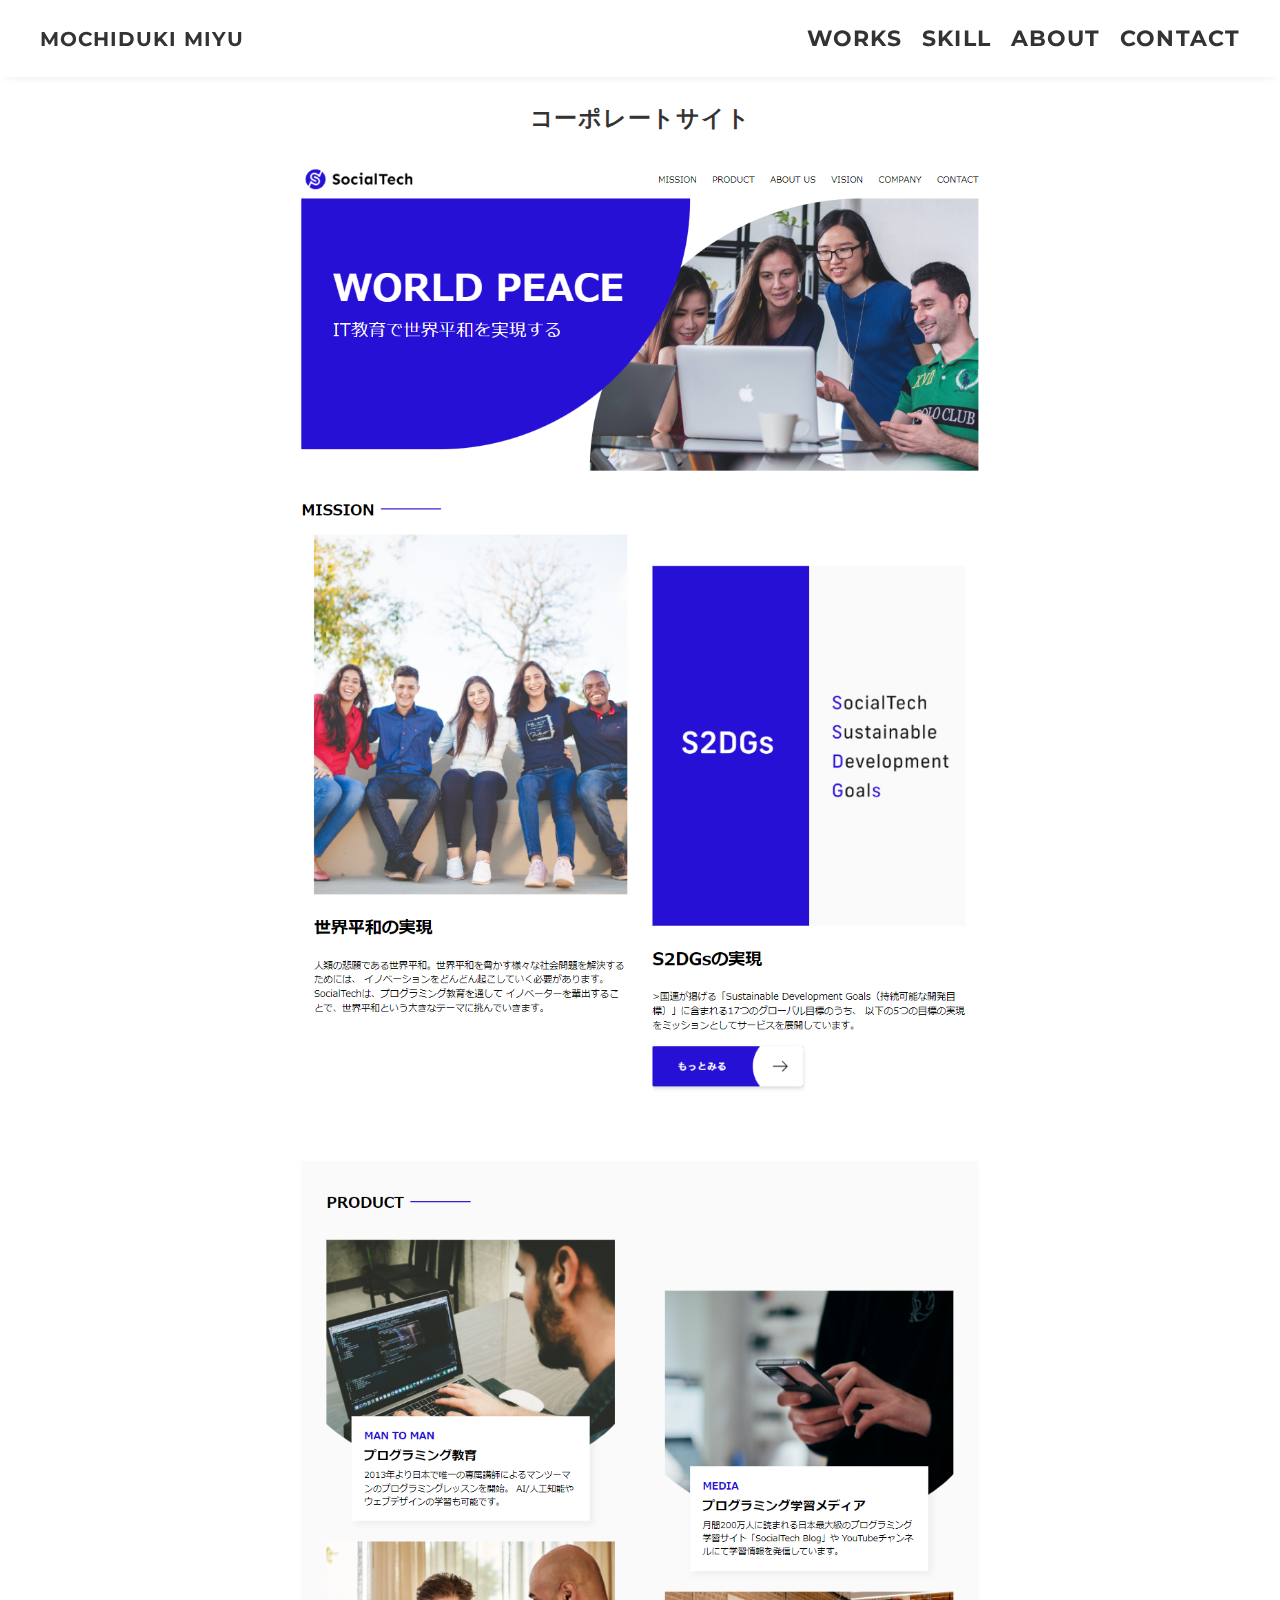
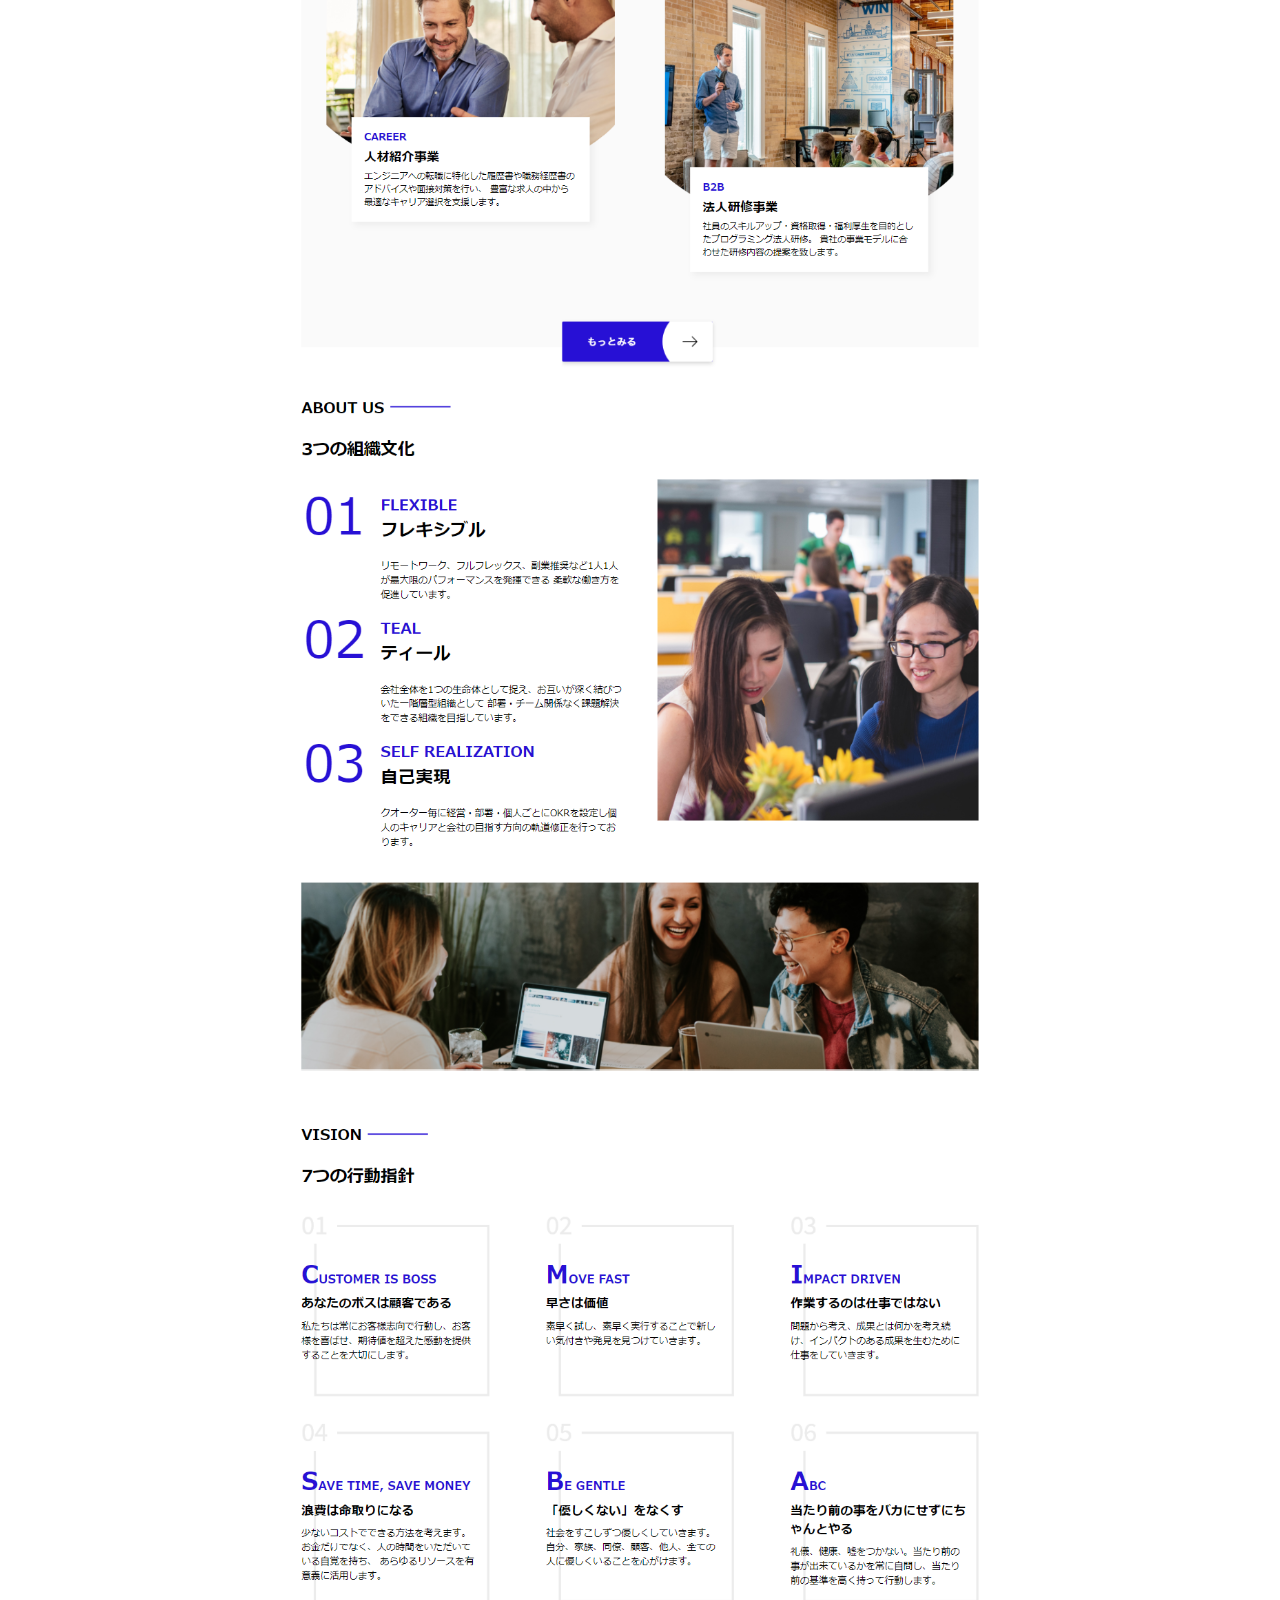
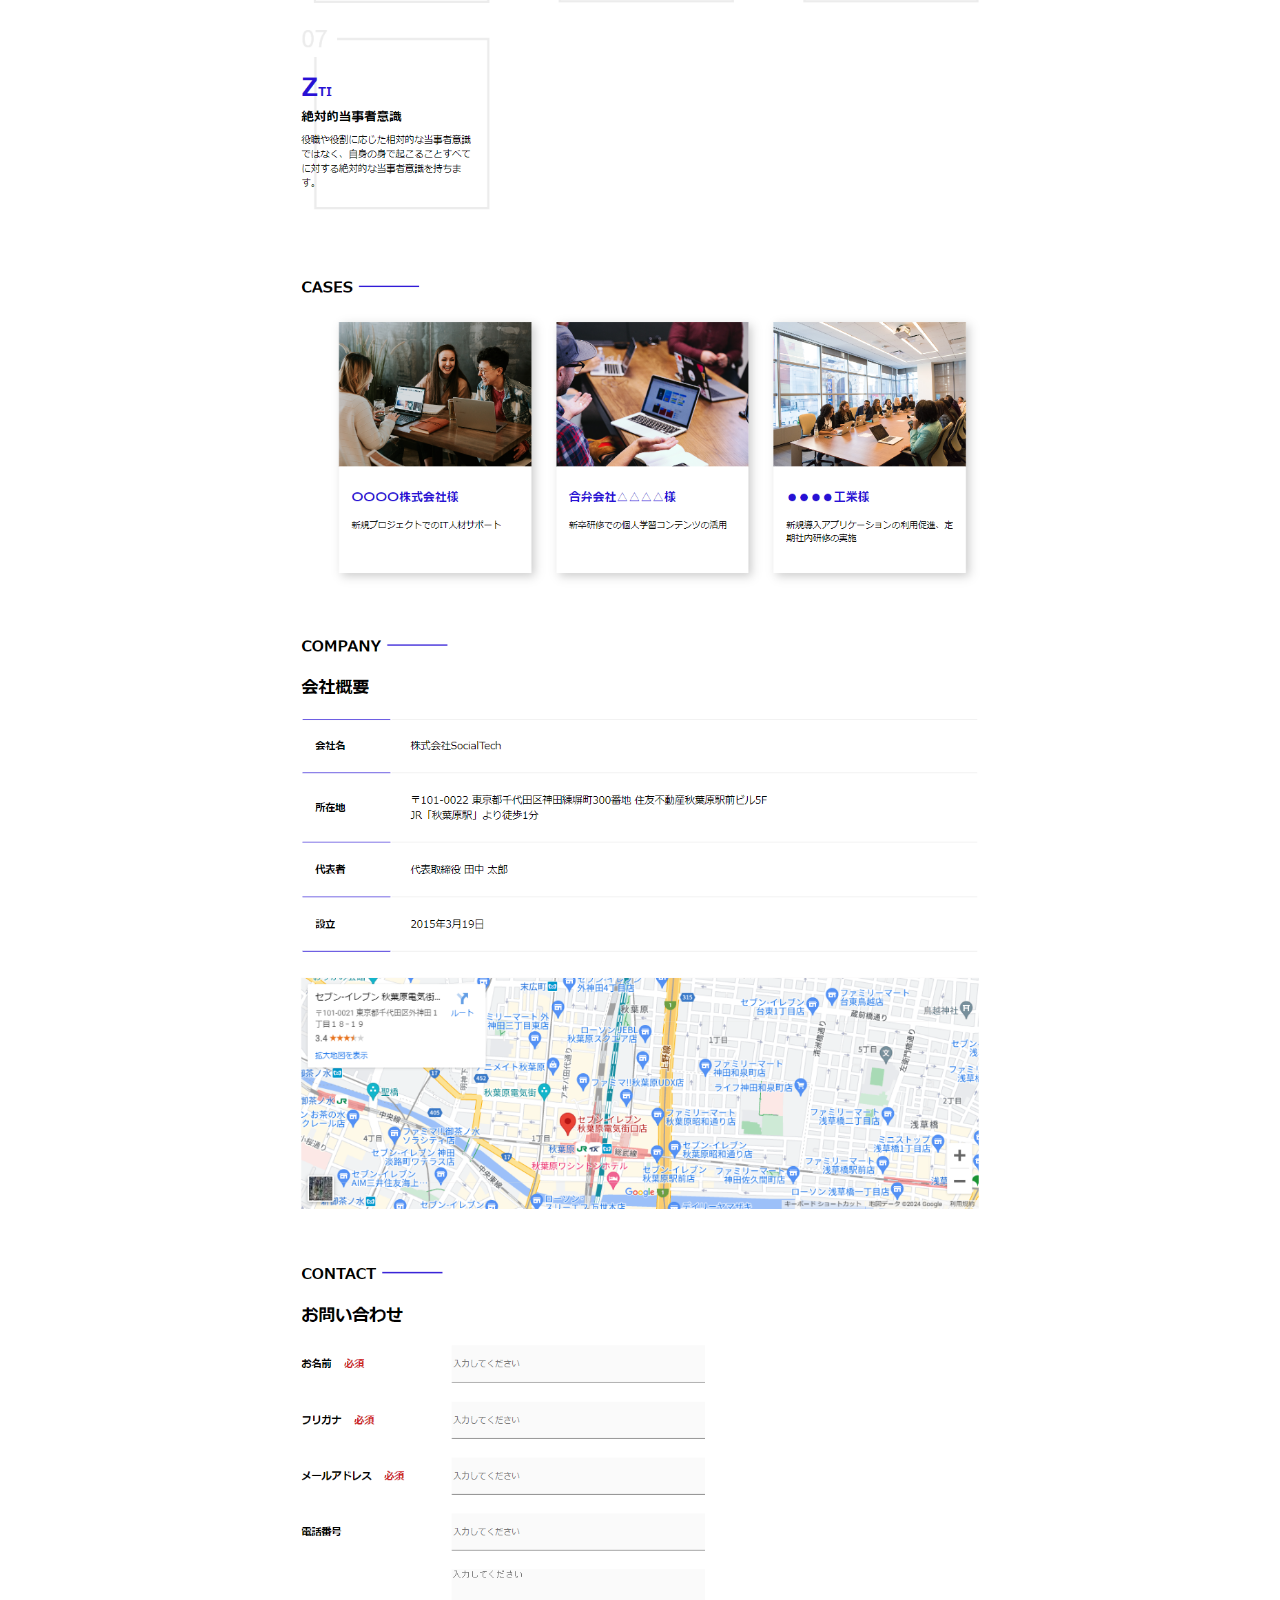
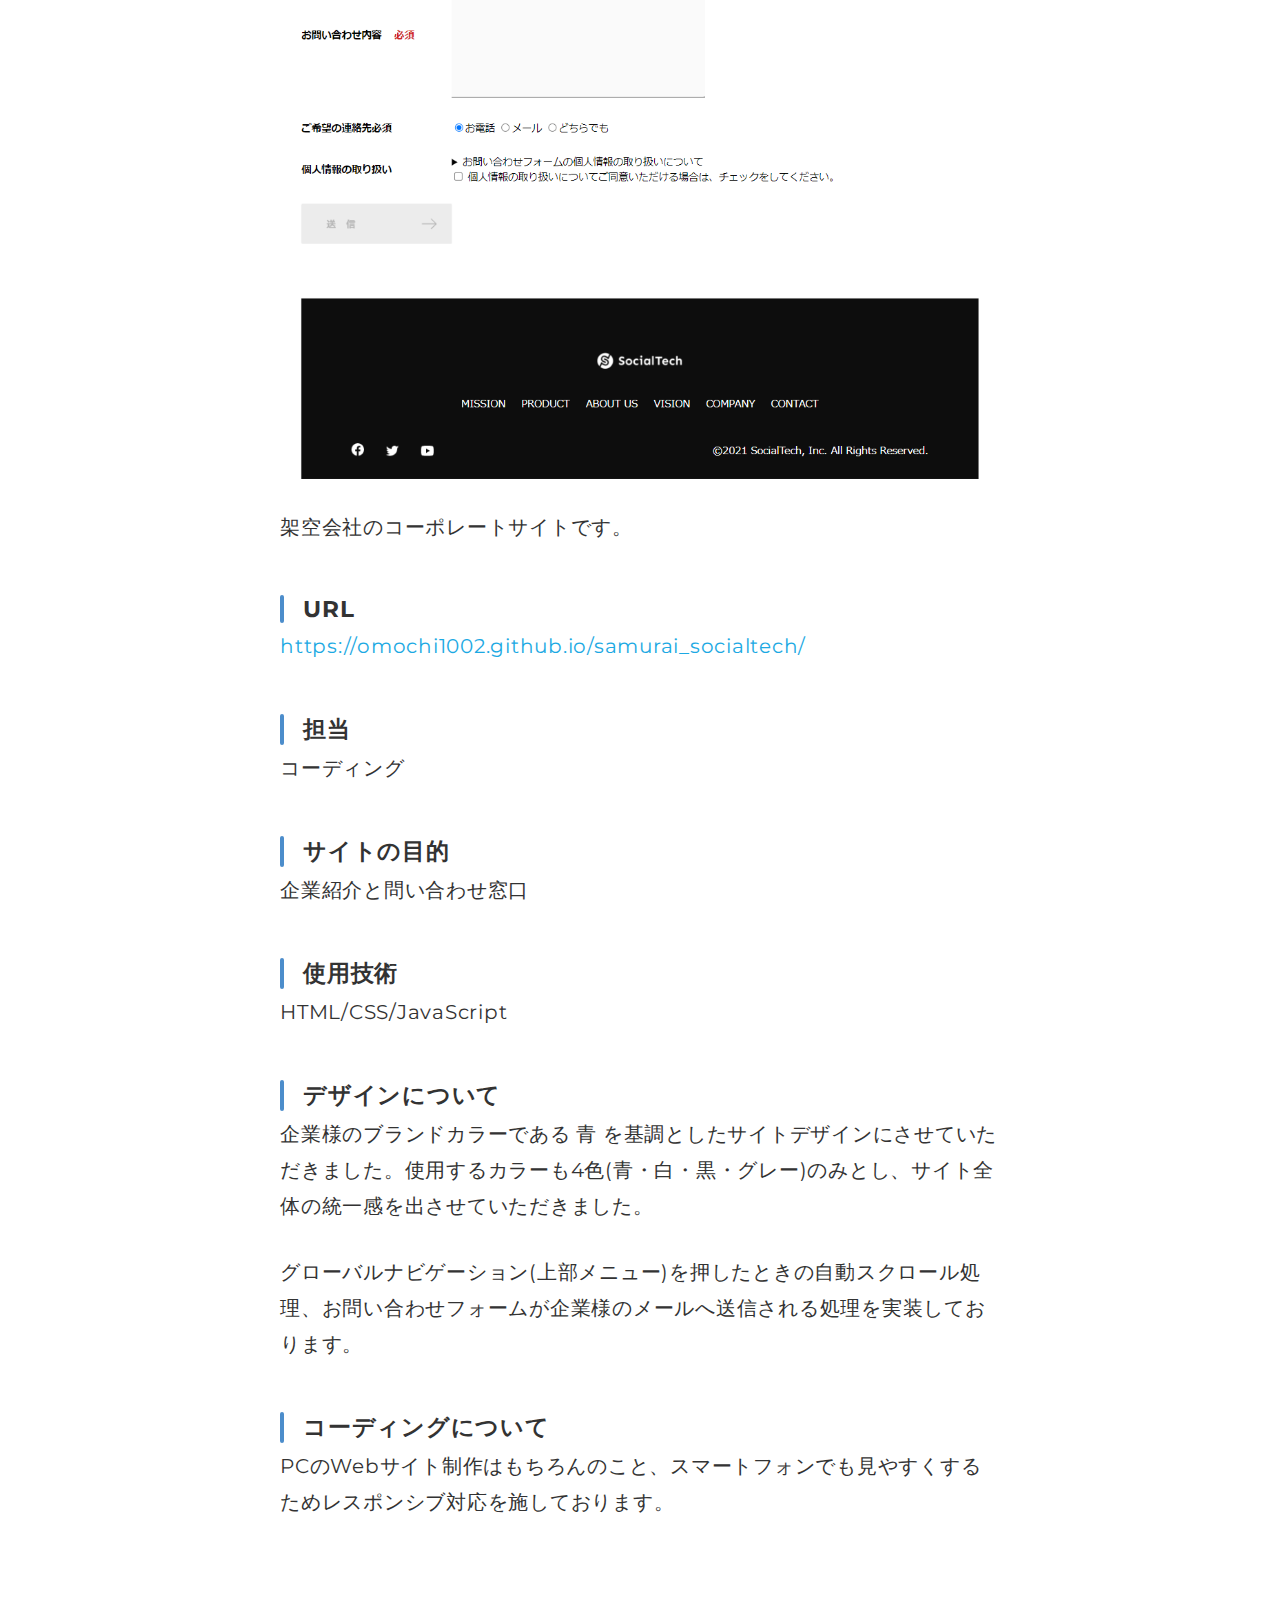
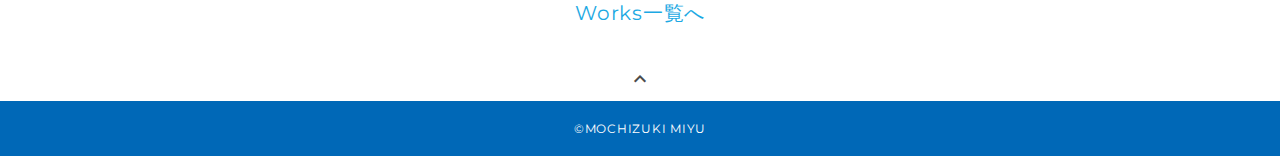
<file: works-1.html>
<!DOCTYPE html>
<html>
<head>
  <meta charset="utf-8">
  <meta name="viewport" content="width=device-width, initial-scale=1.0, maximum-scale=1.0, minimum-scale=1.0">
  <title>Miyu Portfolio</title>
  <link rel="preconnect" href="https://fonts.gstatic.com">
  <link href="https://fonts.googleapis.com/css2?family=Montserrat:wght@400;700&display=swap" rel="stylesheet">
  <link href="https://fonts.googleapis.com/css?family=Material+Icons+Outlined" rel="stylesheet">
  <link href="css/ress.css" media="all" rel="stylesheet" type="text/css" />
  <link href="css/style.css" media="all" rel="stylesheet" type="text/css" />
</head>

<body>
  <div class="wrapper">

    <!-- header -->
    <header class="header">
      <div class="container">
        <h1 class="header-logo">
          <a href="index.html">MOCHIDUKI MIYU</a>
        </h1>
        <nav class="gnav">
          <ul class="gnav-list">
            <li class="gnav-item"><a href="works-list.html">WORKS</a></li>
            <li class="gnav-item"><a href="index.html#skill">SKILL</a></li>
            <li class="gnav-item"><a href="index.html#about">ABOUT</a></li>
            <li class="gnav-item"><a href="index.html#contact">CONTACT</a></li>
          </ul>
        </nav>
      </div>
    </header>
    <!-- /header -->

    <main class="content">

      <article class="article">
        <div class="article-container">
          <h2 class="article-title">コーポレートサイト</h2>
          <div class="article-body">
            <p>
              <img src="img/works-detail/works1-socialtech.png" alt="コーポレートサイトの写真">
            </p>
            <p>
              架空会社のコーポレートサイトです。
            </p>
            <h3>URL</h3>
            <p class="url"><a href="https://omochi1002.github.io/samurai_socialtech/" target="_blank" rel="noopener">https://omochi1002.github.io/samurai_socialtech/</a></p>
            <h3>担当</h3>
            <p>コーディング</p>
            <h3>サイトの目的</h3>
            <p>企業紹介と問い合わせ窓口</p>
            <h3>使用技術</h3>
            <p>HTML/CSS/JavaScript</p>
            <h3>デザインについて</h3>
            <p>
              企業様のブランドカラーである 青 を基調としたサイトデザインにさせていただきました。使用するカラーも4色(青・白・黒・グレー)のみとし、サイト全体の統一感を出させていただきました。
            </p>
            <p>
              グローバルナビゲーション(上部メニュー)を押したときの自動スクロール処理、お問い合わせフォームが企業様のメールへ送信される処理を実装しております。
            </p>
            <h3>コーディングについて</h3>
            <p>
              PCのWebサイト制作はもちろんのこと、スマートフォンでも見やすくするためレスポンシブ対応を施しております。
            </p>
          </div>
          <div class="home-link">
            <a href="works-list.html">Works一覧へ</a>
          </div>
        </div>
      </article>

      <div class="page-top" id="js-page-top">
        <span class="material-icons-outlined">expand_less</span>
      </div>
    </main>

    <!-- footer -->
    <footer class="footer">
      <!-- <div class="footer-list">
        <a class="footer-item" href="#works">WORKS</a>
        <a class="footer-item" href="#skill">SKILL</a>
        <a class="footer-item" href="#about">ABOUT</a>
        <a class="footer-item" href="#contact">CONTACT</a>
      </div> -->

      <div>
        <p class="copyright">&copy;MOCHIZUKI MIYU</p>
      </div>
    </footer>
    <!-- <footer class="footer">
      <div class="copyright">&copy;SAMURAI TARO</div>
    </footer> -->
    <!-- /footer -->

  </div>
  <script src="https://ajax.googleapis.com/ajax/libs/jquery/3.6.0/jquery.min.js"></script>
  <script type='text/javascript' src="js/script.js"></script>
</body>
</html>
</file>
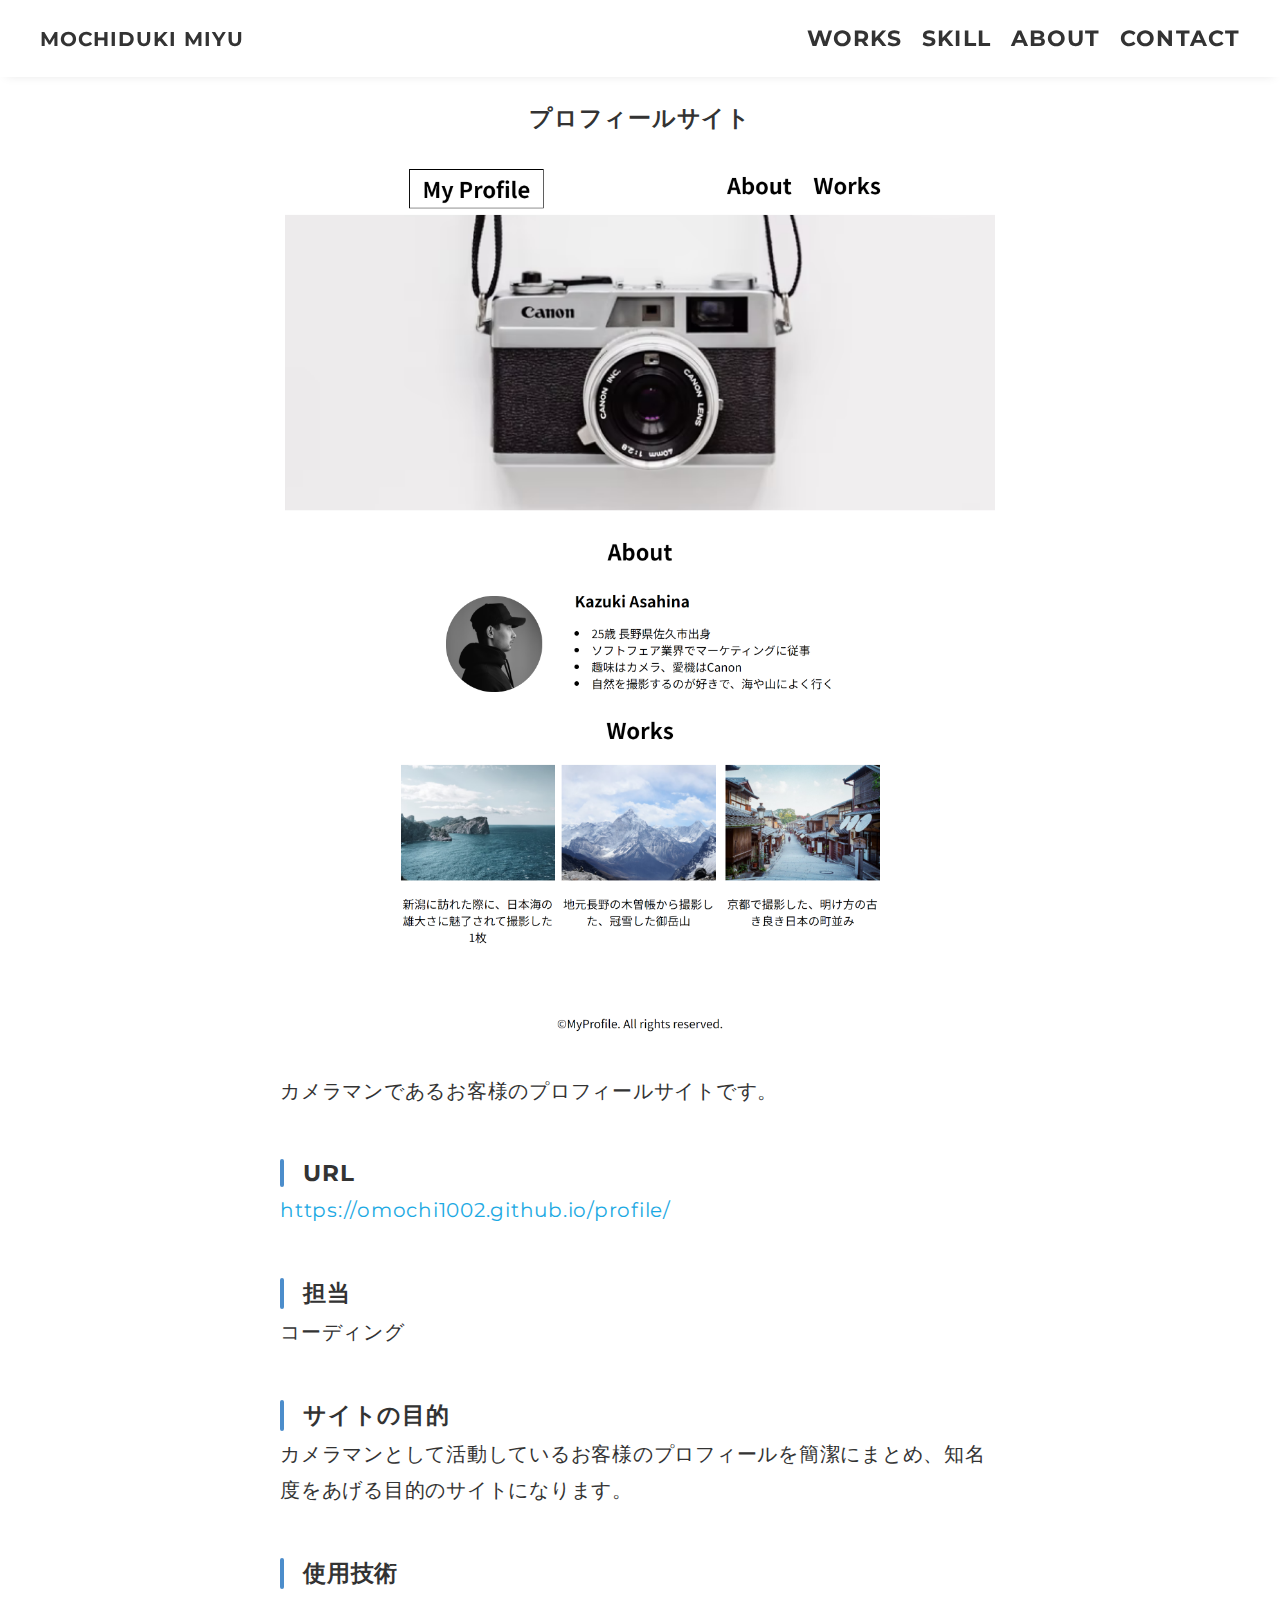
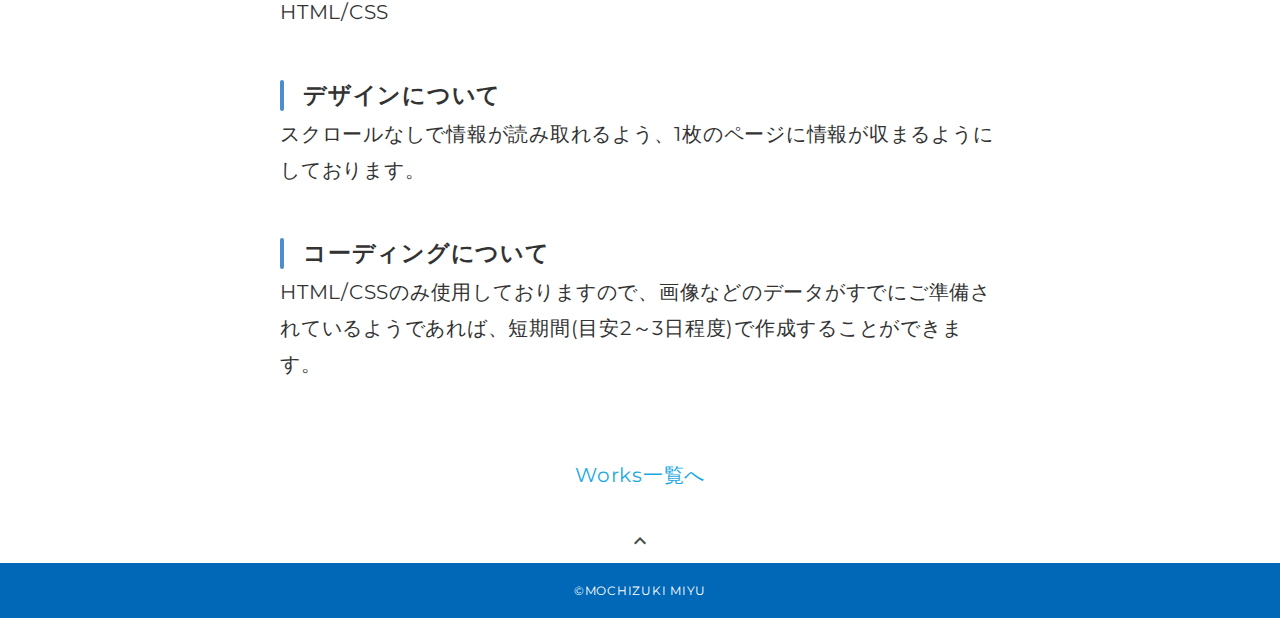
<file: works-2.html>
<!DOCTYPE html>
<html>
<head>
  <meta charset="utf-8">
  <meta name="viewport" content="width=device-width, initial-scale=1.0, maximum-scale=1.0, minimum-scale=1.0">
  <title>Miyu Portfolio</title>
  <link rel="preconnect" href="https://fonts.gstatic.com">
  <link href="https://fonts.googleapis.com/css2?family=Montserrat:wght@400;700&display=swap" rel="stylesheet">
  <link href="https://fonts.googleapis.com/css?family=Material+Icons+Outlined" rel="stylesheet">
  <link href="css/ress.css" media="all" rel="stylesheet" type="text/css" />
  <link href="css/style.css" media="all" rel="stylesheet" type="text/css" />
</head>

<body>
  <div class="wrapper">

    <!-- header -->
    <header class="header ">
      <div class="container">
        <h1 class="header-logo">
          <a href="index.html">MOCHIDUKI MIYU</a>
        </h1>
        <nav class="gnav">
          <ul class="gnav-list">
            <li class="gnav-item"><a href="works-list.html">WORKS</a></li>
            <li class="gnav-item"><a href="index.html#skill">SKILL</a></li>
            <li class="gnav-item"><a href="index.html#about">ABOUT</a></li>
            <li class="gnav-item"><a href="index.html#contact">CONTACT</a></li>
          </ul>
        </nav>
      </div>
    </header>
    <!-- /header -->

    <main class="content">

      <article class="article">
        <div class="article-container">
          <h2 class="article-title">プロフィールサイト</h2>
          <div class="article-body">
            <p>
              <img src="img/works-detail/works2-profile-pc.png" alt="プロフィールサイトの写真">
            </p>
            <p>
              カメラマンであるお客様のプロフィールサイトです。
            </p>
            <h3>URL</h3>
            <p class="url"><a href="https://omochi1002.github.io/profile/" target="_blank" rel="noopener">https://omochi1002.github.io/profile/</a></p>
            <h3>担当</h3>
            <p>コーディング</p>
            <h3>サイトの目的</h3>
            <p>
              カメラマンとして活動しているお客様のプロフィールを簡潔にまとめ、知名度をあげる目的のサイトになります。
            </p>
            <!-- <p>SNS等でリンクをお貼りいただく目的でのサイトになります。</p> -->
            <h3>使用技術</h3>
            <p>HTML/CSS</p>
            <h3>デザインについて</h3>
            <p>スクロールなしで情報が読み取れるよう、1枚のページに情報が収まるようにしております。</p>
            <!-- <p>
              スクロールなしですぐに情報が読み取れるよう、1枚のページに情報をまとめております。
            </p> -->
            <h3>コーディングについて</h3>
            <p>
              HTML/CSSのみ使用しておりますので、画像などのデータがすでにご準備されているようであれば、短期間(目安2～3日程度)で作成することができます。
            </p>
            <!-- <p>
              シンプルな技術を使用しておりますので、画像類のデータがございましたら2~3日程度で作成することができます。
            </p> -->
          </div>
          <div class="home-link">
            <a href="works-list.html">Works一覧へ</a>
          </div>
        </div>
      </article>

      <div class="page-top" id="js-page-top">
        <span class="material-icons-outlined">expand_less</span>
      </div>
    </main>

    <!-- footer -->
    <footer class="footer">
      <!-- <div class="footer-list">
        <a class="footer-item" href="#works">WORKS</a>
        <a class="footer-item" href="#skill">SKILL</a>
        <a class="footer-item" href="#about">ABOUT</a>
        <a class="footer-item" href="#contact">CONTACT</a>
      </div> -->

      <div>
        <p class="copyright">&copy;MOCHIZUKI MIYU</p>
      </div>
    </footer>
    <!-- <footer class="footer">
      <div class="copyright">&copy;SAMURAI TARO</div>
    </footer> -->
    <!-- /footer -->

  </div>
  <script src="https://ajax.googleapis.com/ajax/libs/jquery/3.6.0/jquery.min.js"></script>
  <script type='text/javascript' src="js/script.js"></script>
</body>
</html>
</file>
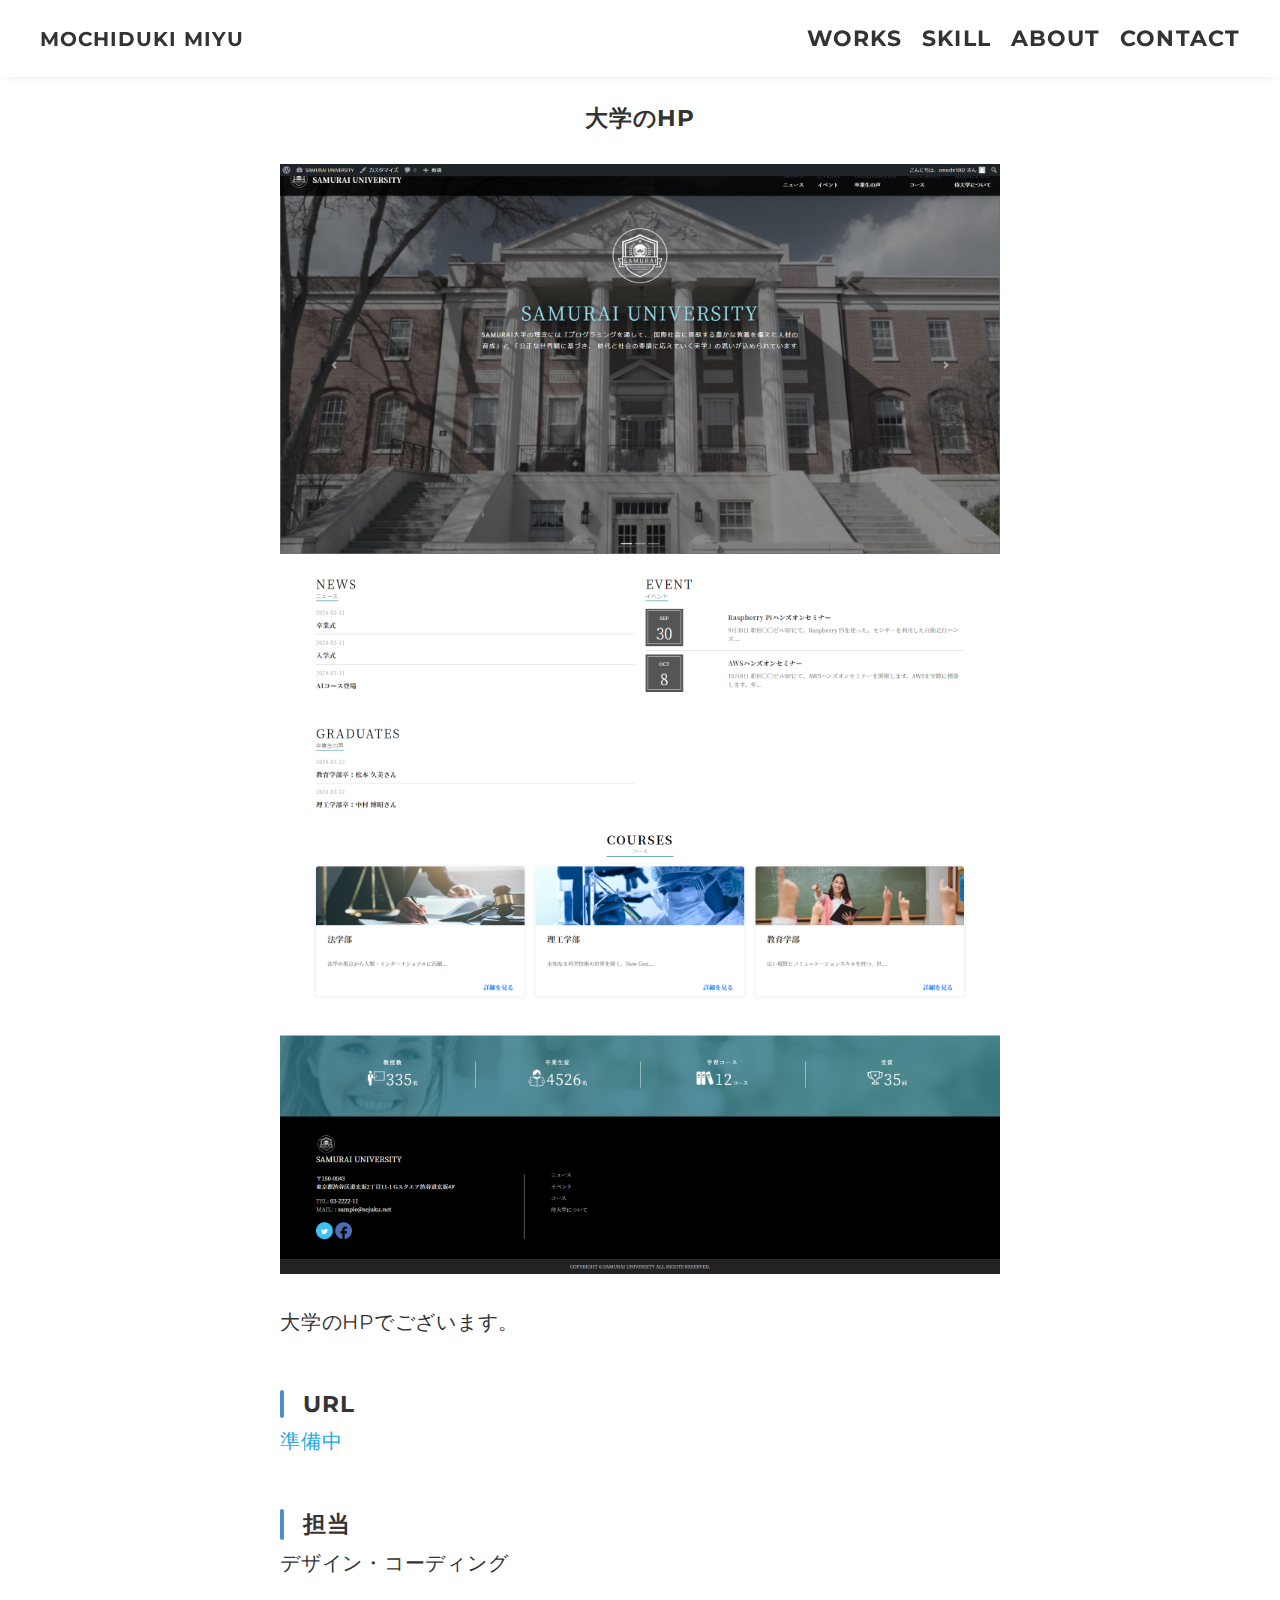
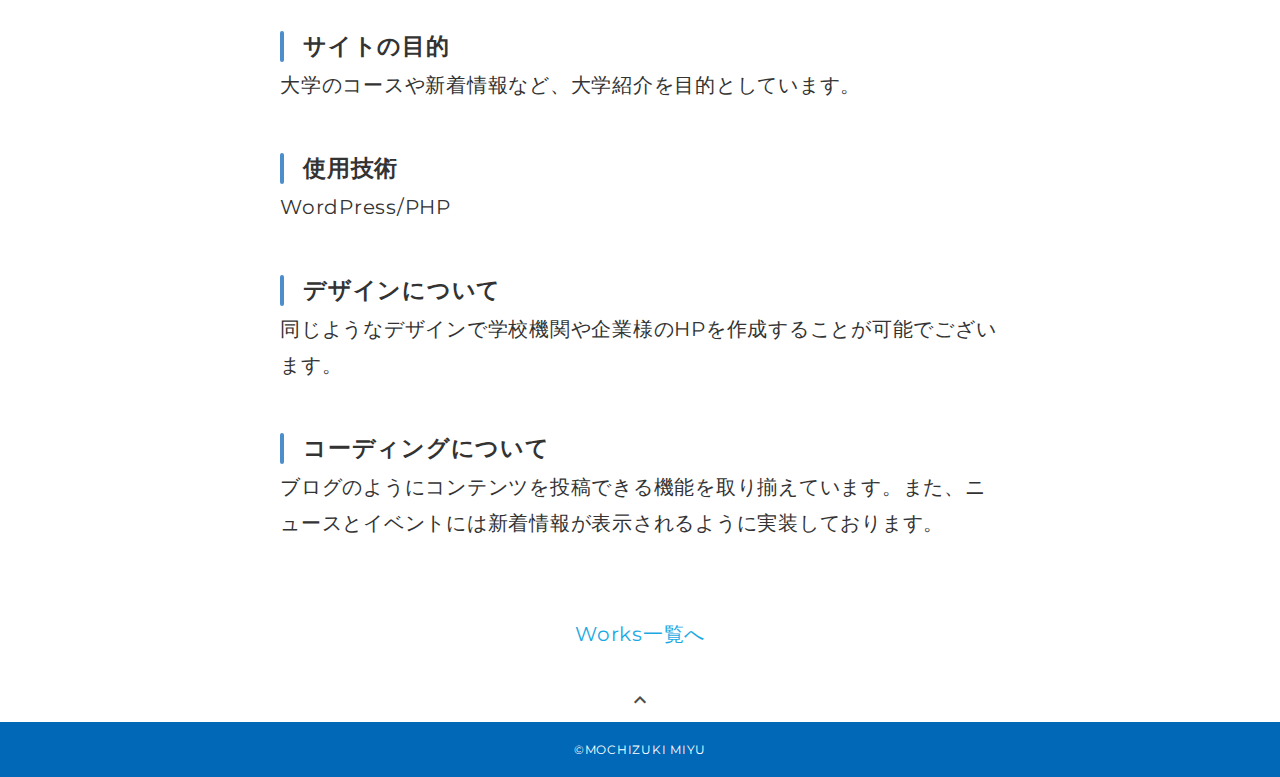
<file: works-4.html>
<!DOCTYPE html>
<html>
<head>
  <meta charset="utf-8">
  <meta name="viewport" content="width=device-width, initial-scale=1.0, maximum-scale=1.0, minimum-scale=1.0">
  <title>Miyu Portfolio</title>
  <link rel="preconnect" href="https://fonts.gstatic.com">
  <link href="https://fonts.googleapis.com/css2?family=Montserrat:wght@400;700&display=swap" rel="stylesheet">
  <link href="https://fonts.googleapis.com/css?family=Material+Icons+Outlined" rel="stylesheet">
  <link href="css/ress.css" media="all" rel="stylesheet" type="text/css" />
  <link href="css/style.css" media="all" rel="stylesheet" type="text/css" />
</head>

<body>
  <div class="wrapper">

    <!-- header -->
    <header class="header ">
      <div class="container">
        <h1 class="header-logo">
          <a href="index.html">MOCHIDUKI MIYU</a>
        </h1>
        <nav class="gnav">
          <ul class="gnav-list">
            <li class="gnav-item"><a href="works-list.html">WORKS</a></li>
            <li class="gnav-item"><a href="index.html#skill">SKILL</a></li>
            <li class="gnav-item"><a href="index.html#about">ABOUT</a></li>
            <li class="gnav-item"><a href="index.html#contact">CONTACT</a></li>
          </ul>
        </nav>
      </div>
    </header>
    <!-- /header -->

    <main class="content">

      <article class="article">
        <div class="article-container">
          <h2 class="article-title">大学のHP</h2>
          <div class="article-body">
            <p>
              <img src="img/works-detail/works4.png" alt="大学のHPの写真">
            </p>
            <p>
              大学のHPでございます。
            </p>
            <h3>URL</h3>
            <!-- ドメイン名取得+レンタルサーバーが必要　転職する際に購入でいいのでは？お名前.comで購入して、無料レンタルサーバー？無料レンタルサーバーのxreaでドメイン購入？ -->
            <p class="url"><a href="" target="_blank" rel="noopener">準備中</a></p>
            <h3>担当</h3>
            <p>デザイン・コーディング</p>
            <h3>サイトの目的</h3>
            <p>
              大学のコースや新着情報など、大学紹介を目的としています。
            </p>
            <!-- <p>大学の紹介</p> -->
            <h3>使用技術</h3>
            <p>WordPress/PHP</p>
            <h3>デザインについて</h3>
            <p>
              同じようなデザインで学校機関や企業様のHPを作成することが可能でございます。
            </p>
            <!-- <p>
              同じようなデザインで学校機関や企業様のHPを作成することが可能です。
            </p> -->
            <h3>コーディングについて</h3>
            <p>
              ブログのようにコンテンツを投稿できる機能を取り揃えています。また、ニュースとイベントには新着情報が表示されるように実装しております。
            </p>
            <!-- <p>
              ブログのようにコンテンツを投稿できる機能を取り揃えています。またTwitterのフィードをサイト上に表示させることも可能でございます。
            </p> -->
          </div>
          <div class="home-link">
            <a href="works-list.html">Works一覧へ</a>
          </div>
        </div>
      </article>

      <div class="page-top" id="js-page-top">
        <span class="material-icons-outlined">expand_less</span>
      </div>
    </main>

    <!-- footer -->
    <footer class="footer">
      <!-- <div class="footer-list">
        <a class="footer-item" href="#works">WORKS</a>
        <a class="footer-item" href="#skill">SKILL</a>
        <a class="footer-item" href="#about">ABOUT</a>
        <a class="footer-item" href="#contact">CONTACT</a>
      </div> -->

      <div>
        <p class="copyright">&copy;MOCHIZUKI MIYU</p>
      </div>
    </footer>
    <!-- <footer class="footer">
      <div class="copyright">&copy;SAMURAI TARO</div>
    </footer> -->
    <!-- /footer -->

  </div>
  <script src="https://ajax.googleapis.com/ajax/libs/jquery/3.6.0/jquery.min.js"></script>
  <script type='text/javascript' src="js/script.js"></script>
</body>
</html>
</file>
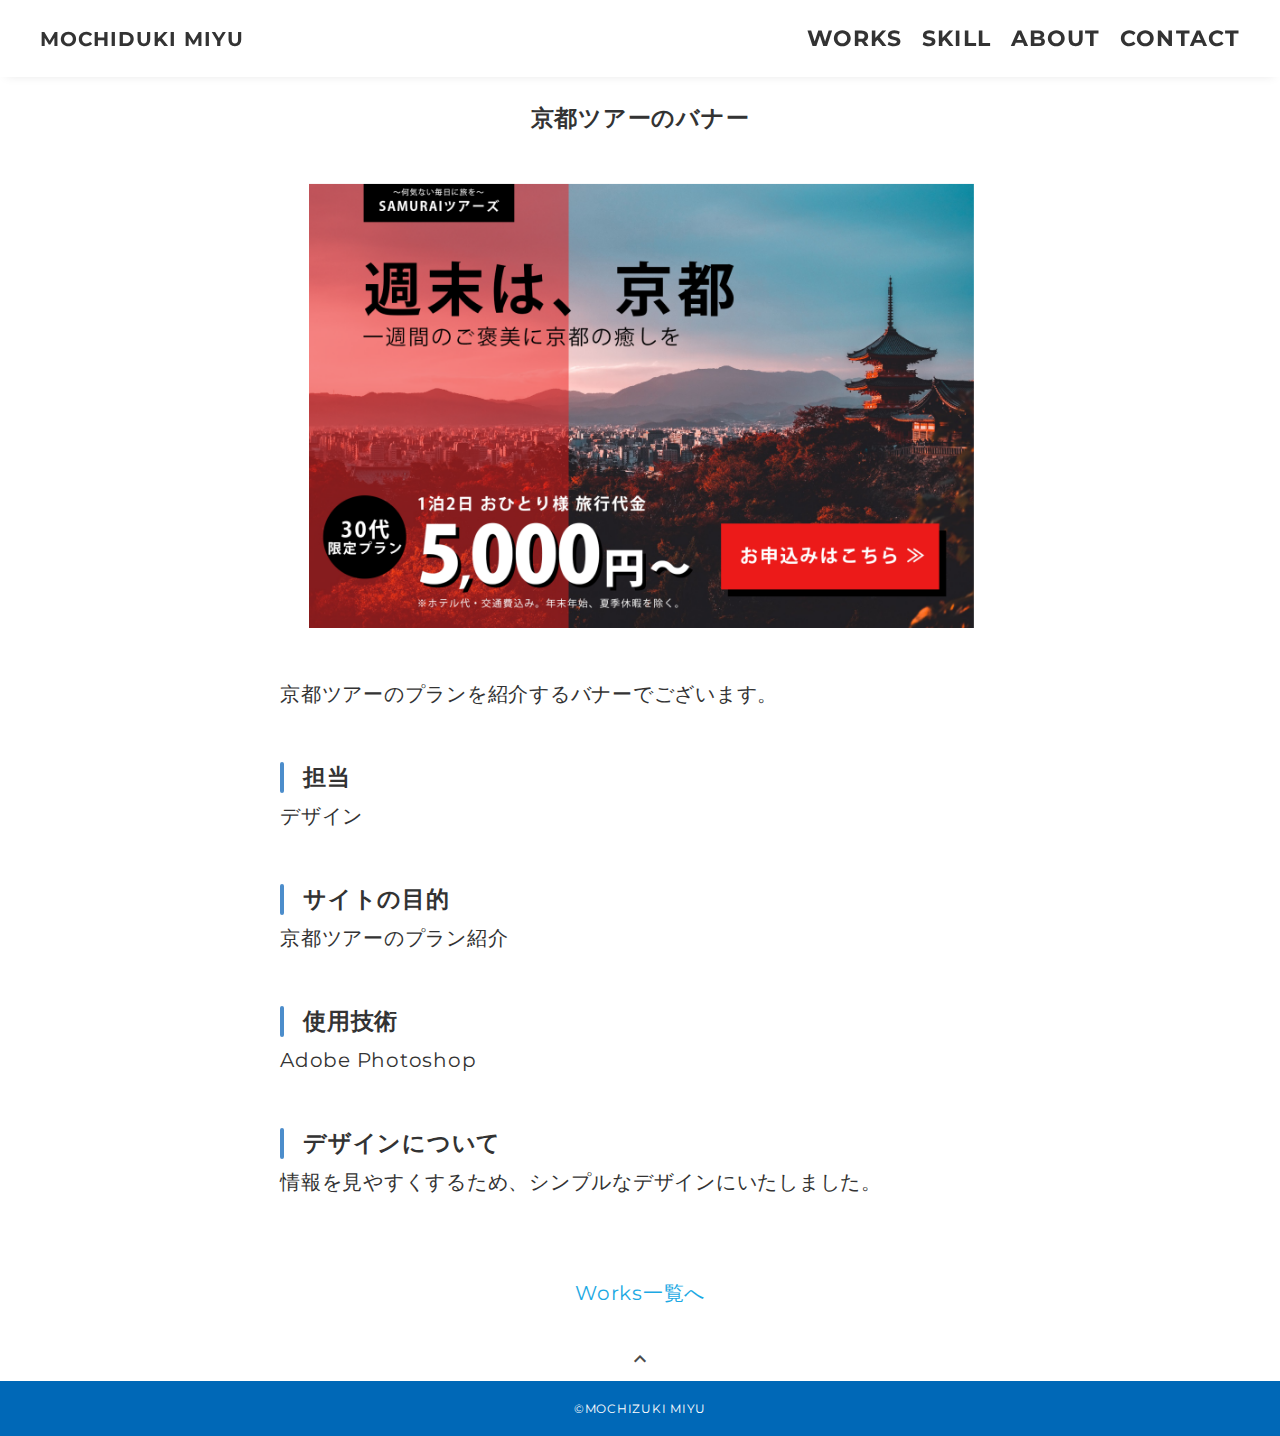
<file: works-5.html>
<!-- オリジナルで作るしかない -->
<!DOCTYPE html>
<html>
<head>
  <meta charset="utf-8">
  <meta name="viewport" content="width=device-width, initial-scale=1.0, maximum-scale=1.0, minimum-scale=1.0">
  <title>Miyu Portfolio</title>
  <link rel="preconnect" href="https://fonts.gstatic.com">
  <link href="https://fonts.googleapis.com/css2?family=Montserrat:wght@400;700&display=swap" rel="stylesheet">
  <link href="https://fonts.googleapis.com/css?family=Material+Icons+Outlined" rel="stylesheet">
  <link href="css/ress.css" media="all" rel="stylesheet" type="text/css" />
  <link href="css/style.css" media="all" rel="stylesheet" type="text/css" />
</head>

<body>
  <div class="wrapper">

    <!-- header -->
    <header class="header ">
      <div class="container">
        <h1 class="header-logo">
          <a href="index.html">MOCHIDUKI MIYU</a>
        </h1>
        <nav class="gnav">
          <ul class="gnav-list">
            <li class="gnav-item"><a href="works-list.html">WORKS</a></li>
            <li class="gnav-item"><a href="index.html#skill">SKILL</a></li>
            <li class="gnav-item"><a href="index.html#about">ABOUT</a></li>
            <li class="gnav-item"><a href="index.html#contact">CONTACT</a></li>
          </ul>
        </nav>
      </div>
    </header>
    <!-- /header -->

    <main class="content">

      <article class="article">
        <div class="article-container">
          <h2 class="article-title">京都ツアーのバナー</h2>
          <div class="article-body">
            <p>
              <a href="https://drive.google.com/file/d/1fL-RJtro5tVetbONqCBozsGRSz9qlpTV/view?usp=drive_link"><img src="img/works-detail/works5.png" alt="京都ツアーのバナー写真"></a>
            </p>
            <p>
              京都ツアーのプランを紹介するバナーでございます。
            </p>
            <!-- <h3>URL</h3>
            <p><a href="https://drive.google.com/file/d/1fL-RJtro5tVetbONqCBozsGRSz9qlpTV/view?usp=drive_link" target="_blank" rel="noopener">https://drive.google.com/file/d/1fL-RJtro5tVetbONqCBozsGRSz9qlpTV/view?usp=drive_link</a></p> -->
            <h3>担当</h3>
            <p>デザイン</p>
            <h3>サイトの目的</h3>
            <p>京都ツアーのプラン紹介</p>
            <h3>使用技術</h3>
            <p>Adobe Photoshop</p>
            <h3>デザインについて</h3>
            <p>
              情報を見やすくするため、シンプルなデザインにいたしました。
            </p>
          </div>
          <div class="home-link">
            <a href="works-list.html">Works一覧へ</a>
          </div>
        </div>
      </article>

      <div class="page-top" id="js-page-top">
        <span class="material-icons-outlined">expand_less</span>
      </div>
    </main>

    <!-- footer -->
    <footer class="footer">
      <!-- <div class="footer-list">
        <a class="footer-item" href="#works">WORKS</a>
        <a class="footer-item" href="#skill">SKILL</a>
        <a class="footer-item" href="#about">ABOUT</a>
        <a class="footer-item" href="#contact">CONTACT</a>
      </div> -->

      <div>
        <p class="copyright">&copy;MOCHIZUKI MIYU</p>
      </div>
    </footer>
    <!-- <footer class="footer">
      <div class="copyright">&copy;SAMURAI TARO</div>
    </footer> -->
    <!-- /footer -->

  </div>
  <script src="https://ajax.googleapis.com/ajax/libs/jquery/3.6.0/jquery.min.js"></script>
  <script type='text/javascript' src="js/script.js"></script>
</body>
</html>
</file>
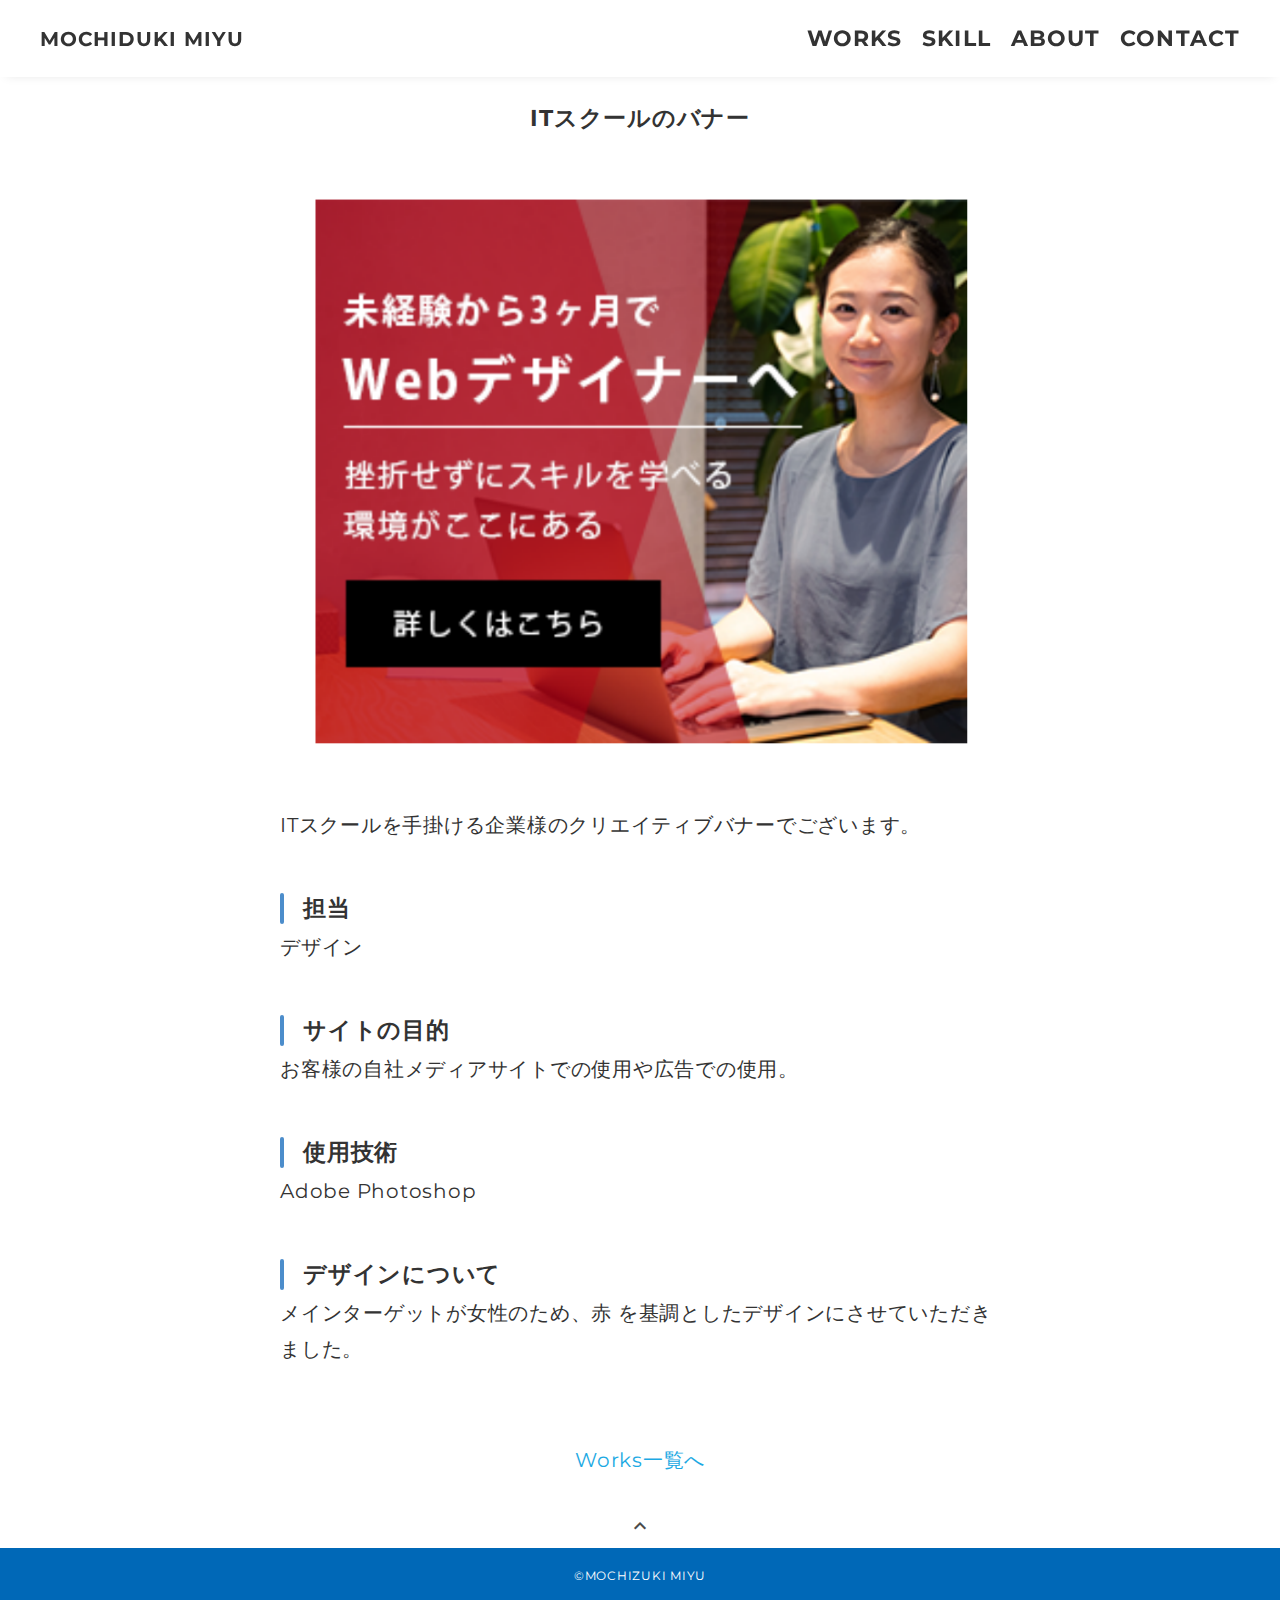
<file: works-6.html>
<!DOCTYPE html>
<html>
<head>
  <meta charset="utf-8">
  <meta name="viewport" content="width=device-width, initial-scale=1.0, maximum-scale=1.0, minimum-scale=1.0">
  <title>Miyu Portfolio</title>
  <link rel="preconnect" href="https://fonts.gstatic.com">
  <link href="https://fonts.googleapis.com/css2?family=Montserrat:wght@400;700&display=swap" rel="stylesheet">
  <link href="https://fonts.googleapis.com/css?family=Material+Icons+Outlined" rel="stylesheet">
  <link href="css/ress.css" media="all" rel="stylesheet" type="text/css" />
  <link href="css/style.css" media="all" rel="stylesheet" type="text/css" />
</head>

<body>
  <div class="wrapper">

    <!-- header -->
    <header class="header ">
      <div class="container">
        <h1 class="header-logo">
          <a href="index.html">MOCHIDUKI MIYU</a>
        </h1>
        <nav class="gnav">
          <ul class="gnav-list">
            <li class="gnav-item"><a href="works-list.html">WORKS</a></li>
            <li class="gnav-item"><a href="index.html#skill">SKILL</a></li>
            <li class="gnav-item"><a href="index.html#about">ABOUT</a></li>
            <li class="gnav-item"><a href="index.html#contact">CONTACT</a></li>
          </ul>
        </nav>
      </div>
    </header>
    <!-- /header -->

    <main class="content">

      <article class="article">
        <div class="article-container">
          <h2 class="article-title">ITスクールのバナー</h2>
          <div class="article-body">
            <p style="text-align: center;">
              <a href="https://drive.google.com/file/d/1zUW01drX5IHZ5mlkqDhdpMPU18EZSzG-/view?usp=drive_link"><img src="img/works-detail/works6.png" alt="ITスクールのバナー写真"></a>
            </p>
            <p>
              ITスクールを手掛ける企業様のクリエイティブバナーでございます。
            </p>
            <!-- <h3>URL</h3>
            <p><a href="" target="_blank" rel="noopener">ここにURLを入れてください。</a></p> -->
            <h3>担当</h3>
            <p>デザイン</p>
            <h3>サイトの目的</h3>
            <p>
              お客様の自社メディアサイトでの使用や広告での使用。
            </p>
            <!-- <p>お客様の自社メディアサイトでの使用。また広告での使用。</p> -->
            <h3>使用技術</h3>
            <p>Adobe Photoshop</p>
            <h3>デザインについて</h3>
            <p>
              メインターゲットが女性のため、赤 を基調としたデザインにさせていただきました。
            </p>
            <!-- <p>
              メインターゲットが女性であることを考慮した配色をさせていただきました。
            </p> -->
          </div>
          <div class="home-link">
            <a href="works-list.html">Works一覧へ</a>
          </div>
        </div>
      </article>

      <div class="page-top" id="js-page-top">
        <span class="material-icons-outlined">expand_less</span>
      </div>
    </main>

    <!-- footer -->
    <footer class="footer">
      <!-- <div class="footer-list">
        <a class="footer-item" href="#works">WORKS</a>
        <a class="footer-item" href="#skill">SKILL</a>
        <a class="footer-item" href="#about">ABOUT</a>
        <a class="footer-item" href="#contact">CONTACT</a>
      </div> -->

      <div>
        <p class="copyright">&copy;MOCHIZUKI MIYU</p>
      </div>
    </footer>
    <!-- <footer class="footer">
      <div class="copyright">&copy;SAMURAI TARO</div>
    </footer> -->
    <!-- /footer -->

  </div>
  <script src="https://ajax.googleapis.com/ajax/libs/jquery/3.6.0/jquery.min.js"></script>
  <script type='text/javascript' src="js/script.js"></script>
</body>
</html>
</file>
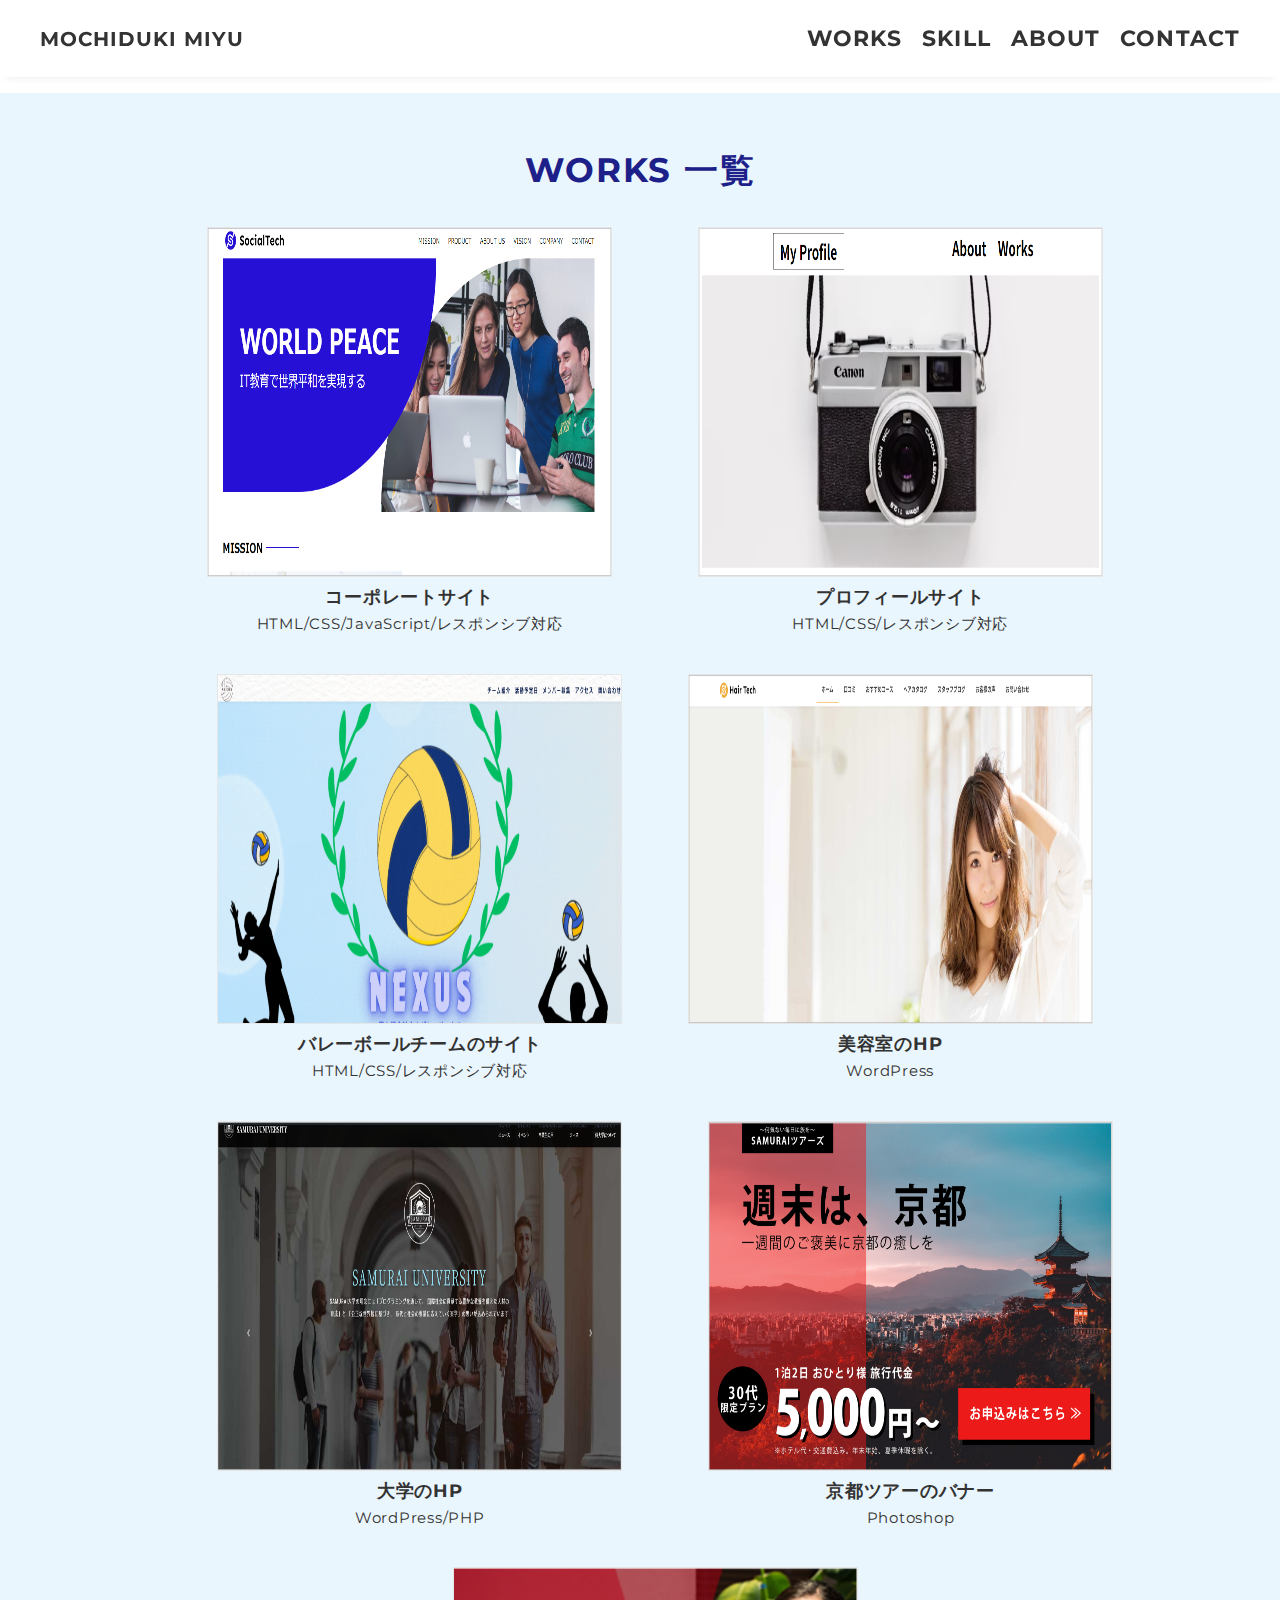
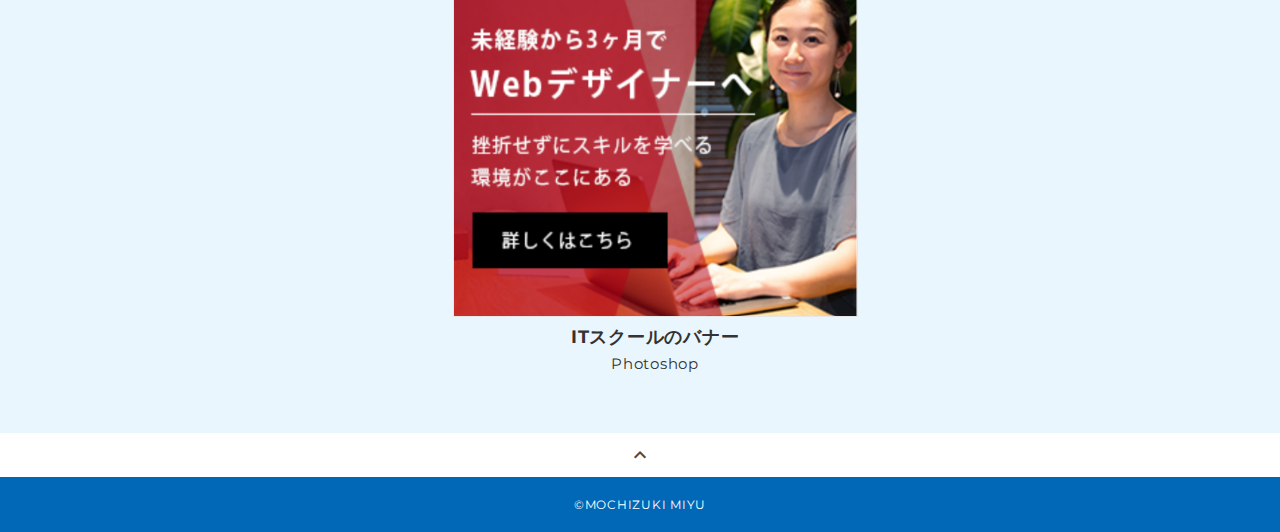
<file: works-list.html>
<!DOCTYPE html>
<html>
<head>
  <meta charset="utf-8">
  <meta name="viewport" content="width=device-width, initial-scale=1.0, maximum-scale=1.0, minimum-scale=1.0">
  <title>Miyu Portfolio</title>
  <link rel="preconnect" href="https://fonts.gstatic.com">
  <link href="https://fonts.googleapis.com/css2?family=Montserrat:wght@400;700&display=swap" rel="stylesheet">
  <link href="https://fonts.googleapis.com/css?family=Material+Icons+Outlined" rel="stylesheet">
  <link href="css/ress.css" media="all" rel="stylesheet" type="text/css" />
  <link href="css/style.css" media="all" rel="stylesheet" type="text/css" />
</head>

<body>
  <div class="wrapper">

    <!-- header -->
    <header class="header ">
      <div class="container">
        <h1 class="header-logo">
          <a href="index.html">MOCHIDUKI MIYU</a>
        </h1>
        <nav class="gnav">
          <ul class="gnav-list">
            <li class="gnav-item"><a href="index.html#works">WORKS</a></li>
            <li class="gnav-item"><a href="index.html#skill">SKILL</a></li>
            <li class="gnav-item"><a href="index.html#about">ABOUT</a></li>
            <li class="gnav-item"><a href="https://form.run/@yahoo-QDuXlYVM6tZfyeiFdib4">CONTACT</a></li>
          </ul>
        </nav>
      </div>
    </header>
    <!-- /header -->

    <main class="content">
      <!-- works -->
      <section class="works section" id="works">
        <div class="container-worklist">
          <h2 class="title">WORKS 一覧</h2>
          <div class="works-list-top">
            <a class="works-list-item" href="works-1.html">
              <div class="works-list-img"><img src="img/works/sosialtech.png" alt="sosialtech" /></div>
              <p class="works-list-name">コーポレートサイト</p>
              <p class="works-list-info">HTML/CSS/JavaScript/レスポンシブ対応</p>
            </a>

            <a class="works-list-item" href="works-2.html">
              <div class="works-list-img"><img src="img/works/profile.png" alt="hair" /></div>
              <p class="works-list-name">プロフィールサイト</p>
              <p class="works-list-info">HTML/CSS/レスポンシブ対応</p>
            </a>

            <a class="works-list-item" href="works-7.html">
              <div class="works-list-img"><img src="img/works/nexus.png" alt="banner1" /></div>
              <p class="works-list-name">バレーボールチームのサイト</p>
              <p class="works-list-info">HTML/CSS/レスポンシブ対応</p>
            </a>

            <a class="works-list-item" href="works-3.html">
              <div class="works-list-img"><img src="img/works/hair.png" alt="university" /></div>
              <p class="works-list-name">美容室のHP</p>
              <p class="works-list-info">WordPress</p>
            </a>

            <a class="works-list-item" href="works-4.html">
              <div class="works-list-img"><img src="img/works/university.png" alt="profile" /></div>
              <p class="works-list-name">大学のHP</p>
              <p class="works-list-info">WordPress/PHP</p>
            </a>

            <a class="works-list-item" href="works-5.html">
              <div class="works-list-img"><img src="img/works/banner1.png" alt="banner1" /></div>
              <p class="works-list-name">京都ツアーのバナー</p>
              <p class="works-list-info">Photoshop</p>
            </a>

            <a class="works-list-item" href="works-6.html">
              <div class="works-list-img"><img src="img/works/banner2.png" alt="banner2" /></div>
              <p class="works-list-name">ITスクールのバナー</p>
              <p class="works-list-info">Photoshop</p>
            </a>
           
          </div>
        </div>

      </section>
      <!-- /works -->

     
      <div class="page-top" id="js-page-top">
        <span class="material-icons-outlined">expand_less</span>
      </div>
    </main>

     <!-- footer -->
    <footer class="footer">
      <div>
        <p class="copyright">&copy;MOCHIZUKI MIYU</p>
      </div>
    </footer>
   
    
  </div>
  <script src="https://ajax.googleapis.com/ajax/libs/jquery/3.6.0/jquery.min.js"></script>
  <script type='text/javascript' src="js/script.js"></script>
</body>
</html>
</file>
<file: css/ress.css>
/*!
 * ress.css • v3.0.1
 * MIT License
 * github.com/filipelinhares/ress
 */

/* # =================================================================
   # Global selectors
   # ================================================================= */

html {
  box-sizing: border-box;
  word-break: normal;
  -moz-tab-size: 4;
  tab-size: 4;

  -webkit-text-size-adjust: 100%; /* Prevent adjustments of font size after orientation changes in iOS */
}

*,
::before,
::after {
  box-sizing: inherit;
  background-repeat: no-repeat; /* Set `background-repeat: no-repeat` to all elements and pseudo elements */
}

::before,
::after {
  vertical-align: inherit;
  text-decoration: inherit; /* Inherit text-decoration and vertical align to ::before and ::after pseudo elements */
}

* {
  margin: 0;
  padding: 0; /* Reset `padding` and `margin` of all elements */
}

/* # =================================================================
   # General elements
   # ================================================================= */

hr {
  overflow: visible; /* Show the overflow in Edge and IE */
  height: 0; /* Add the correct box sizing in Firefox */
}

details,
main {
  display: block; /* Render the `main` element consistently in IE. */
}

summary {
  display: list-item; /* Add the correct display in all browsers */
}

small {
  font-size: 80%; /* Set font-size to 80% in `small` elements */
}

[hidden] {
  display: none; /* Add the correct display in IE */
}

abbr[title] {
  /* Add the correct text decoration in Chrome, Edge, IE, Opera, and Safari */
  text-decoration: underline;
  text-decoration: underline dotted;
  border-bottom: none; /* Remove the bottom border in Chrome 57 */
}

a {
  background-color: transparent; /* Remove the gray background on active links in IE 10 */
}

a:active,
a:hover {
  outline-width: 0; /* Remove the outline when hovering in all browsers */
}

code,
kbd,
pre,
samp {
  font-family: monospace, monospace; /* Specify the font family of code elements */
}

pre {
  font-size: 1em; /* Correct the odd `em` font sizing in all browsers */
}

b,
strong {
  font-weight: bolder; /* Add the correct font weight in Chrome, Edge, and Safari */
}

/* https://gist.github.com/unruthless/413930 */
sub,
sup {
  position: relative;
  font-size: 75%;
  line-height: 0;
  vertical-align: baseline;
}

sub {
  bottom: -.25em;
}

sup {
  top: -.5em;
}

/* # =================================================================
   # Forms
   # ================================================================= */

input {
  border-radius: 0;
}

/* Replace pointer cursor in disabled elements */
[disabled] {
  cursor: default;
}

[type="number"]::-webkit-container-spin-button,
[type="number"]::-webkit-outer-spin-button {
  height: auto; /* Correct the cursor style of increment and decrement buttons in Chrome */
}

[type="search"] {
  outline-offset: -2px; /* Correct the outline style in Safari */

  -webkit-appearance: textfield; /* Correct the odd appearance in Chrome and Safari */
}

[type="search"]::-webkit-search-decoration {
  -webkit-appearance: none; /* Remove the container padding in Chrome and Safari on macOS */
}

textarea {
  overflow: auto; /* Internet Explorer 11+ */
  resize: vertical; /* Specify textarea resizability */
}

button,
input,
optgroup,
select,
textarea {
  font: inherit; /* Specify font inheritance of form elements */
}

optgroup {
  font-weight: bold; /* Restore the font weight unset by the previous rule */
}

button {
  overflow: visible; /* Address `overflow` set to `hidden` in IE 8/9/10/11 */
}

button,
select {
  text-transform: none; /* Firefox 40+, Internet Explorer 11- */
}

/* Apply cursor pointer to button elements */
button,
[type="button"],
[type="reset"],
[type="submit"],
[role="button"] {
  cursor: pointer;
  color: inherit;
}

/* Remove container padding and border in Firefox 4+ */
button::-moz-focus-container,
[type="button"]::-moz-focus-container,
[type="reset"]::-moz-focus-container,
[type="submit"]::-moz-focus-container {
  padding: 0;
  border-style: none;
}

/* Replace focus style removed in the border reset above */
button:-moz-focusring,
[type="button"]::-moz-focus-container,
[type="reset"]::-moz-focus-container,
[type="submit"]::-moz-focus-container {
  outline: 1px dotted ButtonText;
}

button,
html [type="button"],
/* Prevent a WebKit bug where (2) destroys native `audio` and `video`controls in Android 4 */
[type="reset"],
[type="submit"] {
  -webkit-appearance: button; /* Correct the inability to style clickable types in iOS */
}

/* Remove the default button styling in all browsers */
button,
input,
select,
textarea {
  border-style: none;
  background-color: transparent;
}

/* Style select like a standard input */
select {
  -webkit-appearance: none; /* Chrome 41+ */
  -moz-appearance: none; /* Firefox 36+ */
}

select::-ms-expand {
  display: none; /* Internet Explorer 11+ */
}

select::-ms-value {
  color: currentColor; /* Internet Explorer 11+ */
}

legend {
  display: table; /* Correct the text wrapping in Edge and IE */
  max-width: 100%; /* Correct the text wrapping in Edge and IE */
  max-width: 100%; /* Correct the text wrapping in Edge 18- and IE */
  white-space: normal; /* Correct the text wrapping in Edge and IE */
  color: inherit; /* Correct the color inheritance from `fieldset` elements in IE */
  border: 0; /* Correct `color` not being inherited in IE 8/9/10/11 */
}

::-webkit-file-upload-button {
  font: inherit; /* Change font properties to `inherit` in Chrome and Safari */
  color: inherit;
  /* Correct the inability to style clickable types in iOS and Safari */

  -webkit-appearance: button;
}

/* # =================================================================
   # Specify media element style
   # ================================================================= */

img {
  border-style: none; /* Remove border when inside `a` element in IE 8/9/10 */
}

/* Add the correct vertical alignment in Chrome, Firefox, and Opera */
progress {
  vertical-align: baseline;
}

/* # =================================================================
   # Accessibility
   # ================================================================= */

/* Hide content from screens but not screenreaders */
@media screen {
  [hidden~="screen"] {
    display: inherit;
  }
  [hidden~="screen"]:not(:active):not(:focus):not(:target) {
    position: absolute !important;
    clip: rect(0 0 0 0) !important;
  }
}

/* Specify the progress cursor of updating elements */
[aria-busy="true"] {
  cursor: progress;
}

/* Specify the pointer cursor of trigger elements */
[aria-controls] {
  cursor: pointer;
}

/* Specify the unstyled cursor of disabled, not-editable, or otherwise inoperable elements */
[aria-disabled] {
  cursor: default;
}
</file>
<file: css/style.css>
body {
  font-family: "Montserrat","Helvetica Neue",Arial,"Hiragino Kaku Gothic ProN","Hiragino Sans",Meiryo,sans-serif;
  font-size: 15px;
  letter-spacing: .05em;
  color: #333;
}

a {
  transition: opacity .3s;
  text-decoration: none;
  color: #1ca9e3;
}

img {
  max-width: 100%;
  height: auto;
  vertical-align: bottom;
  border-style: none;
}

.pc-only {
  display: block;
}

.sp-only {
  display: none;
}

/*--------------------------------
 レイアウト
---------------------------------*/
.wrapper {
  padding-top: 73px;
}

.section {
  padding: 60px 0;
}

.section:nth-of-type(odd) {
  /* background-color: #f7f7f7; */
  background-color: #EAF6FD;
  margin-top: 20px;
}

.container {
  max-width: 1340px;
  margin: 0 auto;
  padding: 0 40px;
}

/*--------------------------------
 見出し
---------------------------------*/
.title {
  font-size: 34px;
  font-weight: bold;
  line-height: 1;
  margin-bottom: 40px;
  text-align: center;
  letter-spacing: .05em;
  /* color: #333; */
  color: #1D2088;
}

.lead {
  font-size: 16px;
  line-height: 1.8;
  margin-bottom: 30px;
}

/*--------------------------------
ヘッダー
---------------------------------*/
.header {
  position: fixed;
  top: 0;
  z-index: 1;
  width: 100%;
  background-color: #fff;
  box-shadow: 0 5px 10px -6px rgba(0,0,0,.1);
}

.header .container {
  display: flex;
  align-items: center;
  justify-content: space-between;
  padding: 20px 40px;
}

.header-logo {
  font-size: 20px;
  font-weight: bold;
  line-height: 1.2;
  margin-right: 20px;
  letter-spacing: .05em;
}


.header-logo a {
  color: #333;
}

.gnav-list {
  display: flex;
  justify-content: space-between;
  list-style: none;
}

.gnav-item:not(:last-child) {
  margin-right: 20px;
}

.gnav-item a {
  position: relative;
  font-size: 22px;
  font-weight: bold;
  display: inline-block;
  padding: 5px 0;
  transition: .3s;
  letter-spacing: .05em;
  color: #333;
}

.gnav-item a:after {
  position: absolute;
  bottom: 0;
  left: 50%;
  width: 0;
  height: 3px;
  content: ""; 
  transition: .3s;
  -webkit-transform: translateX(-50%);
  transform: translateX(-50%);
  /* background-color: #333; */
  background-color:#1D2088;
}

.gnav-item a:hover:after {
  width: 100%;
}

/*--------------------------------
 メインビジュアル
---------------------------------*/
.mv {
  display: flex;
  align-items: center;
  justify-content: center;
  height: auto;
  text-align: center;
}

.mv-container {
  position: relative;
  padding: 0 20px;
}

.mv-container img {
  width: 100%;
  max-width: 1280px;
  height: auto;
  padding-top: 25px;
}

/*--------------------------------
 Works
---------------------------------*/
.works-list {
  display: flex;
  flex-wrap: wrap;
  margin-bottom: -40px;
}

.works-item {
  width: 31.74603%;
  margin-right: 1.58730%;
  margin-bottom: 40px;
  color: #333;
  text-align: center;
}

.works-item:hover {
  opacity: .9;
}

.works-item:nth-of-type(3n) {
  margin-right: 0;
}

.works-img img {
  border: 1px solid #e6e6e6;
  height: 200px;
  width: 290px;
}

.works-name {
  font-size: 18px;
  font-weight: bold;
  margin-top: 8px;
}

.works-info {
  font-size: 15px;
  margin-top: 5px;
}

.works {
  padding-bottom: 20px;
}

.works_list_link > p {
  text-align: center;
  padding-top:55px;
  font-size: 18px;
}

/*--------------------------------
 Skill
---------------------------------*/
.skill-list {
  display: flex;
  flex-wrap: wrap;
  justify-content: space-between;
  margin-bottom: -50px;
}

.skill-item {
  display: flex;
  align-items: flex-start;
  justify-content: space-between;
  width: 48%;
  margin-bottom: 50px;
}

.skill-img {
  width: 60px;
  height: auto;
  margin-right: 20px;
}

.skill-body {
  flex: 1;
}

.skill-name {
  margin-bottom: 10px;
  font-size: 23px;
}

.skill-text {
  font-size: 18px;
  line-height: 1.8;
}

/*--------------------------------
 About
---------------------------------*/
.profile {
  display: flex;
  flex-wrap: wrap;
  max-width: 800px;
  margin: 0 auto;
}

.profile-img {
  width: 20%;
  margin-right: 50px;
  border-radius: 50%;
  padding-top: 60px;
}

.profile-img img {
  border-radius: 50%;
}

.profile-body {
  flex: 1;
}

.profile-body p {
  font-size: 20px;
  line-height: 1.8;
}

.profile-body p:not(:last-child) {
  margin-bottom: 30px;
}

/*--------------------------------
 Contact
---------------------------------*/
.contact {
  text-align: center;
}

.contact-item:not(:last-child) {
  margin-right: 10px;
}

.contact-text {
  margin-top: 10px;
}

.contact-list > a > img {
  max-width: 70px;
}

/*--------------------------------
 ページトップ
---------------------------------*/
.page-top {
  font-weight: bold;
  padding: 10px;
  cursor: pointer;
  text-align: center;
  /* background-color: #4c4c4c; */
}

.page-top .material-icons-outlined {
  vertical-align: bottom;
  color: #4c4c4c;
}

/*--------------------------------
 フッター
---------------------------------*/
.footer {
  padding-bottom: 20px;
  /* background-color: #333; */
  /* background-color: #4C8DCB; */
  /* background-color: #187FC4; */
  background-color: #0068B7;
  /* display: flex; */
  /* justify-content: space-between; */
  /* text-align: center; */
  /* list-style: none; */
  /* height: 20px; */
}

.footer-list {
  margin-left: 30px;
}

/* .footer-list a {
  position: relative;
  font-size: 17px;
  font-weight: bold;
  display: inline-block;
  padding: 5px 0;
  transition: .3s;
  letter-spacing: .05em;
  color: #fff;
} */

/* .footer-list a:after {
  position: absolute;
  bottom: 0;
  left: 50%;
  width: 0;
  height: 3px;
  content: "";
  transition: .3s;
  -webkit-transform: translateX(-50%);
  transform: translateX(-50%);
  background-color: #fff;
} */

/* .footer-item:not(:last-child) {
  margin-right: 20px;
}

.footer-list a:hover:after {
  width: 100%;
} */

.copyright {
  font-size: 12px;
  text-align: center;
  color: #fff;
  padding-top: 20px;
}

/*--------------------------------
 下層：Worksページ
---------------------------------*/
.article {
  padding: 30px 0;
}

.article-container {
  max-width: 1040px;
  margin: 0 auto;
  padding: 0 20px;
}

.article-title {
  margin-bottom: 30px;
  text-align: center;
}

.article-body {
  max-width: 720px;
  margin: 0 auto;
  margin-bottom: 80px;
}

.article-body h3 {
  position: relative;
  font-size: 23px;
  margin-bottom: 5px;
  padding-left: 1em;
}

.article-body img {
  width: 100%;
  height: auto;
}

.article-body h3:not(:first-child) {
  margin-top: 50px;
}

.article-body h3::before {
  position: absolute;
  top: 0;
  left: 0;
  width: 4px;
  height: 100%;
  content: "";
  border-radius: 3px;
  background-color: #4C8DCB;
}

.article-body p {
  font-size: 20px;
  line-height: 1.8;
  margin-bottom: 30px;
}

.home-link {
  text-align: center;
}

.url > a:hover {
  text-decoration: underline;
}

.home-link > a {
  font-size: 20px;
}
/*--------------------------------
 下層：Works一覧
---------------------------------*/
.container-worklist {
  width: 100%;
}
.works-list-top {
  display: flex;
  flex-wrap: wrap;
  justify-content: center;
  width: 100%;
  margin-right: 15px;
  margin-left: 15px;
  /* margin-bottom: -40px; */
}

.works-list-item {
  /* width: 31.74603%; */
  /* width: calc(100%/3.5); */
  width: 30%;
  min-width: 450px;

  margin-right: 1.58730%;
  margin-left: 1.58730%;
  margin-bottom: 40px;
  color: #333;
  text-align: center;
  flex-wrap: wrap;
}

.works-list-item:hover {
  opacity: .9;
}

.works-list-item:nth-of-type(3n) {
  margin-right: 0;
}

.works-list-img img {
  border: 1px solid #e6e6e6;
  height: 350px;
  /* width: 490px; */
  width: 90%;
  margin-left: auto;
  margin-right: auto;
}

.works-list-name {
  font-size: 18px;
  font-weight: bold;
  margin-top: 8px;
}

.works-list-info {
  font-size: 15px;
  margin-top: 5px;
}

.works {
  padding-bottom: 20px;
}

.works_list_link > p {
  text-align: center;
  padding-top:55px;
  margin-bottom: 25px;
  font-size: 20px;
  font-weight: bold;
}

/*media Queries 767
----------------------------------------------------*/
@media screen and (max-width: 767px) {
  body {
    font-size: 14px;
  }

  .pc-only {
    display: none;
  }

  .sp-only {
    display: block;
  }

  /* 見出し */
  .title {
    font-size: 26px;
    margin-bottom: 20px;
  }

  .lead {
    font-size: 14px;
    line-height: 1.7;
    margin-bottom: 20px;
  }

  /* レイアウト */
  .wrapper {
    padding-top: 57px;
  }

  .section {
    padding: 60px 0;
  }

  .container {
    padding: 0 20px;
  }

  /* ヘッダー */
  .header .container {
    padding: 15px;
  }

  .header-logo {
    font-size: 12px;
    margin-right: 15px;
  }

  .gnav-item:not(:last-child) {
    margin-right: 10px;
  }

  .gnav-item a {
    font-size: 12px;
  }

  .gnav-item a:after {
    display: none;
  }

  /*  メインビジュアル */
  .mv {
    height: 40vh;
  }

  .mv-container {
    padding: 0 20px;
  }

  .mv-title {
    font-size: 30px;
  }

  .mv-subtitle {
    font-size: 16px;
    margin-bottom: 20px;
  }

  .mv-text {
    top: 75%;
    font-size: 14px;
    line-height: 1.7;
  }

  /* Works */
  .works-name {
    font-size: 17px;
  }

  .works-info {
    margin-top: 3px;
    font-size: 15px;
  }

  .works-list {
    justify-content: space-between;
  }

  .works-item {
    flex: 0 0 48%;
    margin-right: 0;
    margin-bottom: 30px;
  }

  /* Skill */
  .skill-list {
    display: block;
    margin-bottom: 0;
  }

  .skill-item {
    width: 100%;
    margin-bottom: 35px;
  }

  .skill-item:last-child {
    margin-bottom: 0;
  }

  .skill-name {
    margin-bottom: 5px;
  }

  .skill-text {
    font-size: 16px;
    line-height: 1.7;
  }

  /* About */
  .profile {
    display: block;
  }
  .profile-img {
    width: 150px;
    margin: 0 auto;
    margin-bottom: 25px;
  }

  .profile-body p {
    font-size: 16px;
    line-height: 1.7;
  }

  .profile-body p:not(:last-child) {
    margin-bottom: 20px;
  }

  /* お問い合わせ */
  .lead {
    font-size: 18px;
  }

  /* フッター */
  .footer {
    padding-bottom: 20px;
    /* display: block; */
  }

  .copyright {
    text-align: center;
  }

  /* 下層ページ */
  .article {
    padding: 30px 0;
  }

  .article-body h3 {
    font-size: 16px;
    padding-left: .8em;
  }

  .article-body h3:not(:first-child) {
    margin-top: 30px;
  }

  .article-body p {
    font-size: 14px;
    line-height: 1.7;
    margin-bottom: 20px;
  }

  /*--------------------------------
 下層：Works一覧
---------------------------------*/
.container-worklist {
  width: 90%;
  margin-right: auto;
  margin-left: auto;
  /* width: 100%; */
}

.works-list-top {
  margin: 0;
  display: flex;
  flex-wrap: wrap;
  /* display: flex;
  flex-wrap: wrap;
  justify-content: center;
  width: 90%;
  margin-right: 15px;
  margin-left: 15px; */
  /* margin-bottom: -40px; */
}

.works-list-item {
  /* width: 31.74603%; */
  /* width: calc(100%/3.5); */
  /* width: 30%; */
  /* min-width: 450px; */
  /* width: 30%; */
  /* min-width: 405px; */
  /* margin-right: 1.58730%;
  margin-left: 1.58730%;
  margin-bottom: 40px;
  color: #333;
  text-align: center;
  flex-wrap: wrap; */
  /* width: 50%; */
  /* width: 30%; */
  width: 80%;
  min-width: 300px;
}

.works-list-img img {
  width: 80%;
  min-width: 300px;
}

}
</file>
